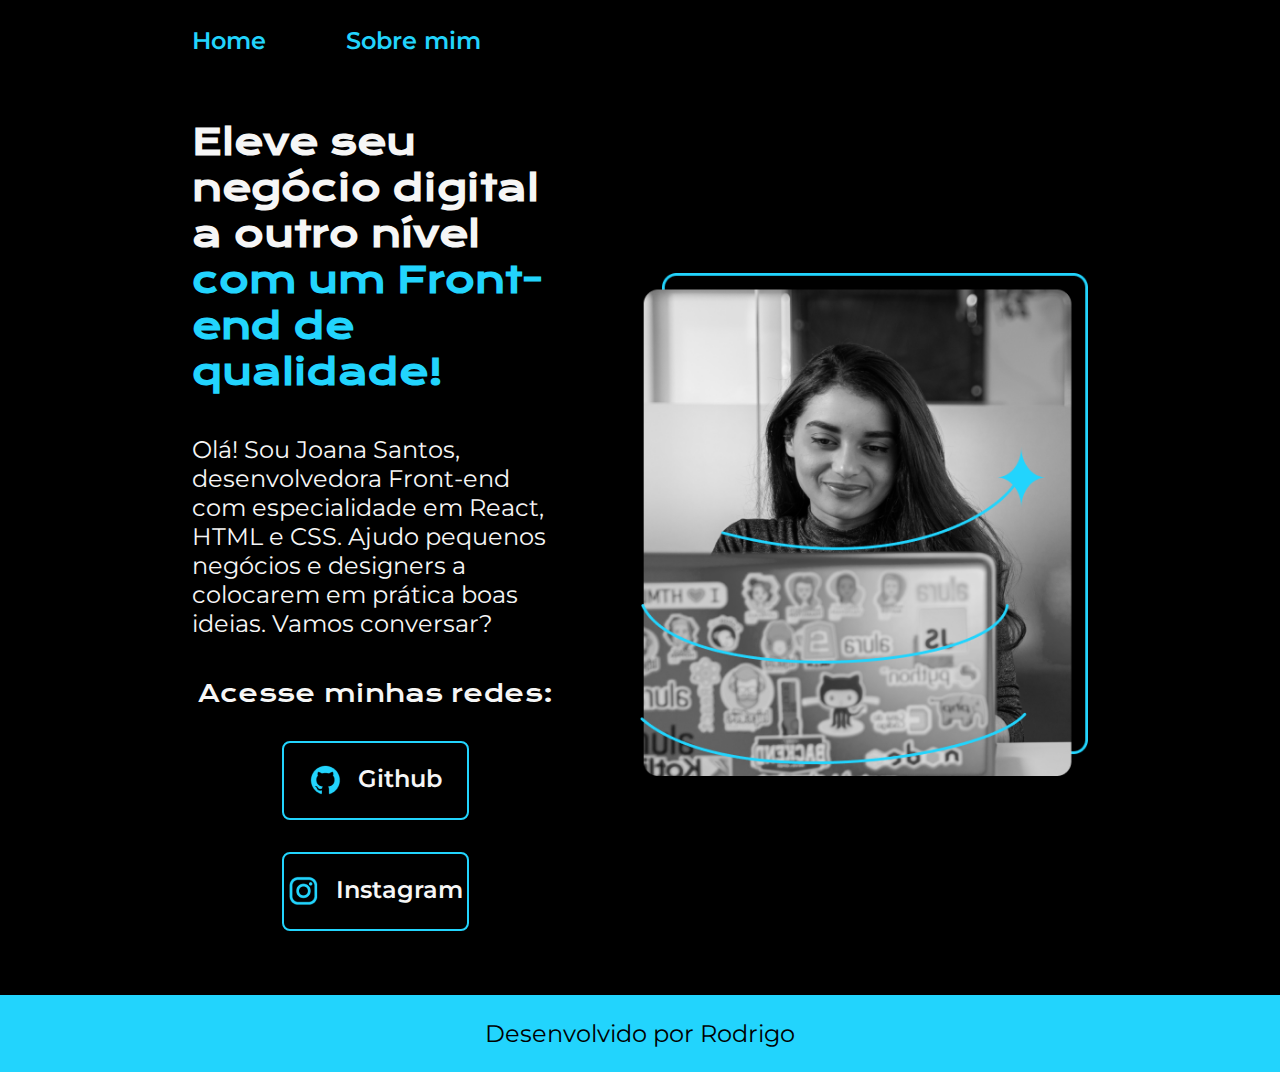
<file: index.html>
<!DOCTYPE html>
<html lang="pt-br">

<head>
    <meta charset="UTF-8">
    <meta name="viewport" content="width=device-width, initial-scale=1.0">
    <title>Portfolio</title>
    <link rel="stylesheet" href="/styles/style.css">
</head>

<body>
    <header class="cabecalho">
        <nav class="cabecalho__menu">
            <a class="cabecalho__menu__link" href="index.html">Home</a>
            <a class="cabecalho__menu__link" href="about.html">Sobre mim</a>
        </nav>
    </header>
    <main class="apresentacao">
        <section class="apresentacao__conteudo">
            <h1 class="apresentacao__conteudo__titulo">
                Eleve seu negócio digital a outro nível
                <strong class="titulo-destaque">com um Front-end de qualidade!</strong>
            </h1>
            <p class="apresentacao__conteudo__texto">
                Olá! Sou Joana Santos, desenvolvedora Front-end com especialidade em React, HTML e CSS. Ajudo pequenos
                negócios e designers a colocarem em prática boas ideias. Vamos conversar?
            </p>
            <div class="apresentacao__links">
                <h2 class="apresentacao__links__subtitulo">Acesse minhas redes:</h2>
                <a class="apresentacao__links__navegacao" href="https://github.com/Rodrigueixon">
                    <img src="/assets/github.png">
                    Github
                </a>
                <a class="apresentacao__links__navegacao" href="https://instagram.com/rodrigofbaguiar">
                    <img src="/assets/instagram.png">
                    Instagram
                </a>
            </div>
        </section>
        <img class="apresentacao__imagem" src="assets/Imagem.png" alt="foto da Joana Santos programando">
    </main>
    <footer class="rodape">
        <p>Desenvolvido por Rodrigo</p>
    </footer>
</body>

</html>
</file>
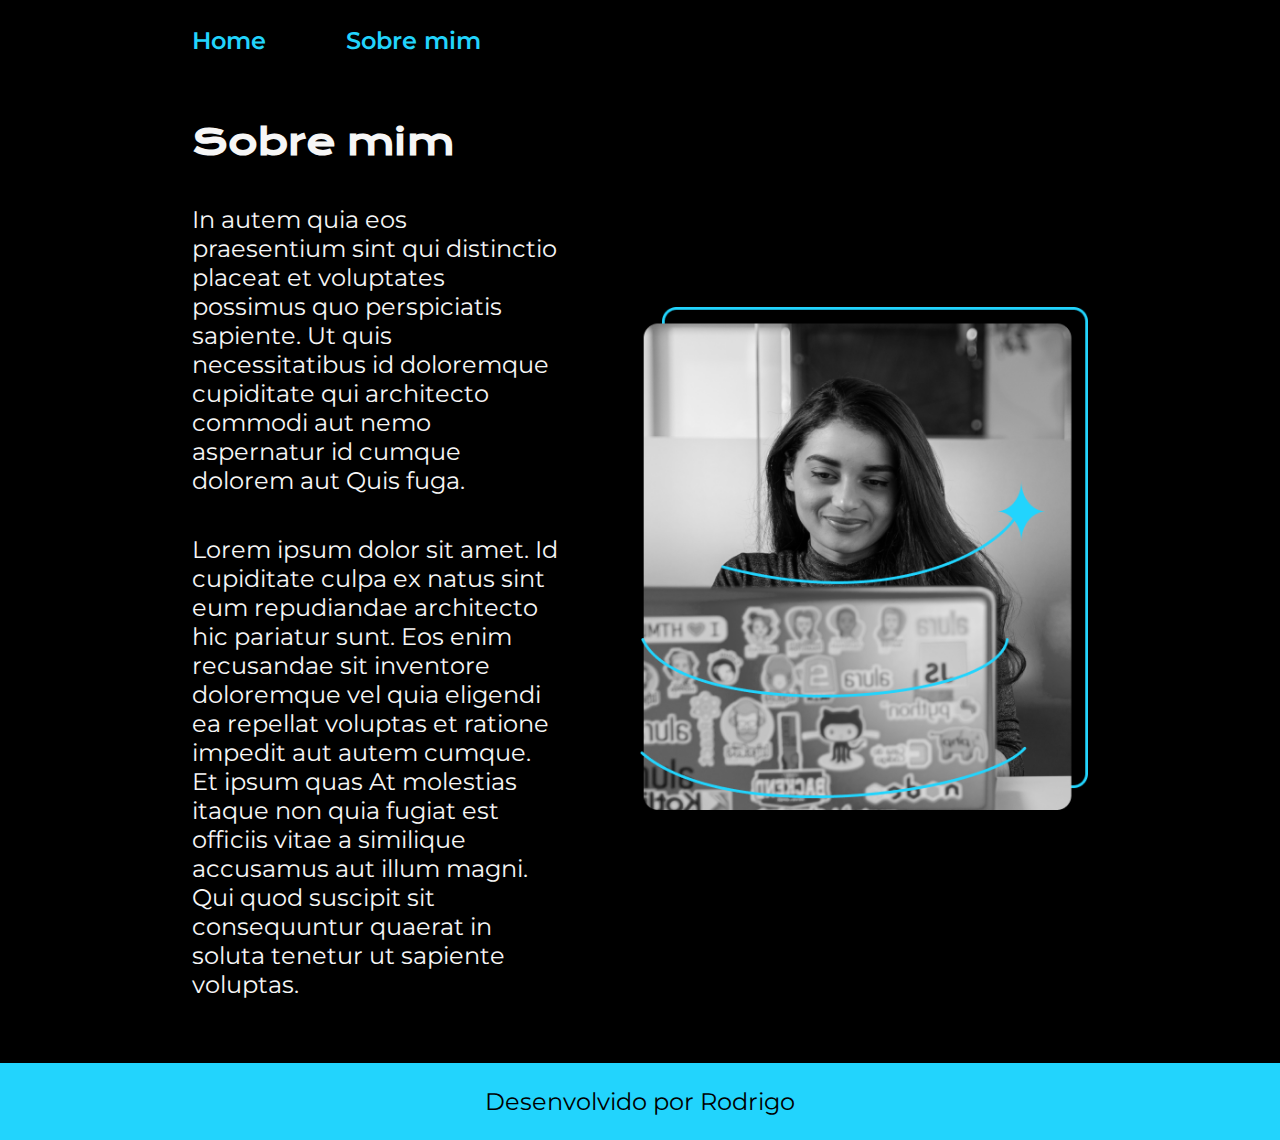
<file: about.html>
<!DOCTYPE html>
<html lang="pt-br">

<head>
  <meta charset="UTF-8">
  <meta name="viewport" content="width=device-width, initial-scale=1.0">
  <title>Sobre mim</title>
  <link rel="stylesheet" href="/styles/style.css">
</head>

<body>
  <header class="cabecalho">
    <nav class="cabecalho__menu">
      <a class="cabecalho__menu__link" href="index.html">Home</a>
      <a class="cabecalho__menu__link" href="about.html">Sobre mim</a>
    </nav>
  </header>
  <main class="apresentacao">
    <section class="apresentacao__conteudo">
      <h1 class="apresentacao__conteudo__titulo">Sobre mim</h1>
      <p class="apresentacao__conteudo__texto">In autem quia eos praesentium sint qui distinctio placeat et voluptates possimus quo perspiciatis sapiente. Ut
        quis necessitatibus id doloremque cupiditate qui architecto commodi aut nemo aspernatur id cumque dolorem aut
        Quis fuga.</p>
      <p class="apresentacao__conteudo__texto">Lorem ipsum dolor sit amet. Id cupiditate culpa ex natus sint eum repudiandae architecto hic pariatur sunt. Eos
        enim recusandae sit inventore doloremque vel quia eligendi ea repellat voluptas et ratione impedit aut autem
        cumque. Et ipsum quas At molestias itaque non quia fugiat est officiis vitae a similique accusamus aut illum
        magni. Qui quod suscipit sit consequuntur quaerat in soluta tenetur ut
        sapiente voluptas. </p>
    </section>
    <img class="apresentacao__imagem" src="assets/Imagem.png" alt="foto da Joana Santos programando">
  </main>
  <footer class="rodape">
    <p>Desenvolvido por Rodrigo</p>
  </footer>
</body>

</html>
</file>
<file: styles/style.css>
@import url('https://fonts.googleapis.com/css2?family=Krona+One&display=swap');
@import url('https://fonts.googleapis.com/css2?family=Krona+One&family=Montserrat:ital,wght@0,100..900;1,100..900&display=swap');
@import url('https://fonts.googleapis.com/css2?family=Krona+One&family=Montserrat:ital,wght@0,600;1,600&display=swap');

:root {
  --cor-primaria: #000000;
  --cor-secundaria: #F6F6F6;
  --cor-terciaria: #22D4FD;
  --cor-hover: #3a3a3a;

  --fonte-primaria: "Krona One", sans-serif;
  --fonte-secundaria: "Montserrat", sans-serif;
}

* {
  margin: 0;
  padding: 0;
}

body {
  background-color: var(--cor-primaria);
  color: var(--cor-secundaria);
  box-sizing: border-box;
}

.titulo-destaque {
  color: var(--cor-terciaria);
}

.cabecalho {
  padding: 2% 0% 0% 15%;
}

.cabecalho__menu {
  display: flex;
  gap: 80px;
}

.cabecalho__menu__link {
  font-family: var(--fonte-secundaria);
  font-size: 1.5rem;
  font-weight: 600;
  color: var(--cor-terciaria);
  text-decoration: none;
}

.apresentacao {
  padding: 5% 15%;
  display: flex;
  align-items: center;
  justify-content: space-between;
  gap: 82px;
}

.apresentacao__conteudo {
  width: 50%;
  display: flex;
  flex-direction: column;
  gap: 40px;
}

.apresentacao__conteudo__titulo {
  font-size: 2.25rem;
  font-family: var(--fonte-primaria);
}

.apresentacao__conteudo__texto {
  font-size: 1.5rem;
  font-family: var(--fonte-secundaria);
}

.apresentacao__links {
  display: flex;
  flex-direction: column;
  justify-content: space-between;
  align-items: center;
  gap: 32px;
}

.apresentacao__links__subtitulo {
  font-family: var(--fonte-primaria);
  font-weight: 400;
  font-size: 1.5rem;
}

.apresentacao__links__navegacao {
  display: flex;
  justify-content: center;
  gap: 16px;
  border: 2px solid var(--cor-terciaria);
  width: 50%;
  text-align: center;
  border-radius: 8px;
  font-size: 1.5rem;
  font-weight: 600;
  padding: 21.5px 0;
  text-decoration: none;
  color: var(--cor-secundaria);
  font-family: var(--fonte-secundaria);
}

.apresentacao__links__navegacao:hover {
  background-color: var(--cor-hover);
}

.apresentacao__imagem {
  width: 50%;
}

.rodape {
  color: var(--cor-primaria);
  padding: 24px;
  background-color: var(--cor-terciaria);
  text-align: center;
  font-family: var(--fonte-secundaria);
  font-size: 1.5rem;
  font-weight: 400;
}

@media (max-width: 1200px) {
  .cabecalho {
    padding: 10%;
  }

  .cabecalho__menu {
    justify-content: center;
  }

  .apresentacao {
    flex-direction: column-reverse;
    padding: 5%;
  }

  .apresentacao__conteudo {
    width: auto;
  }

}
</file>
